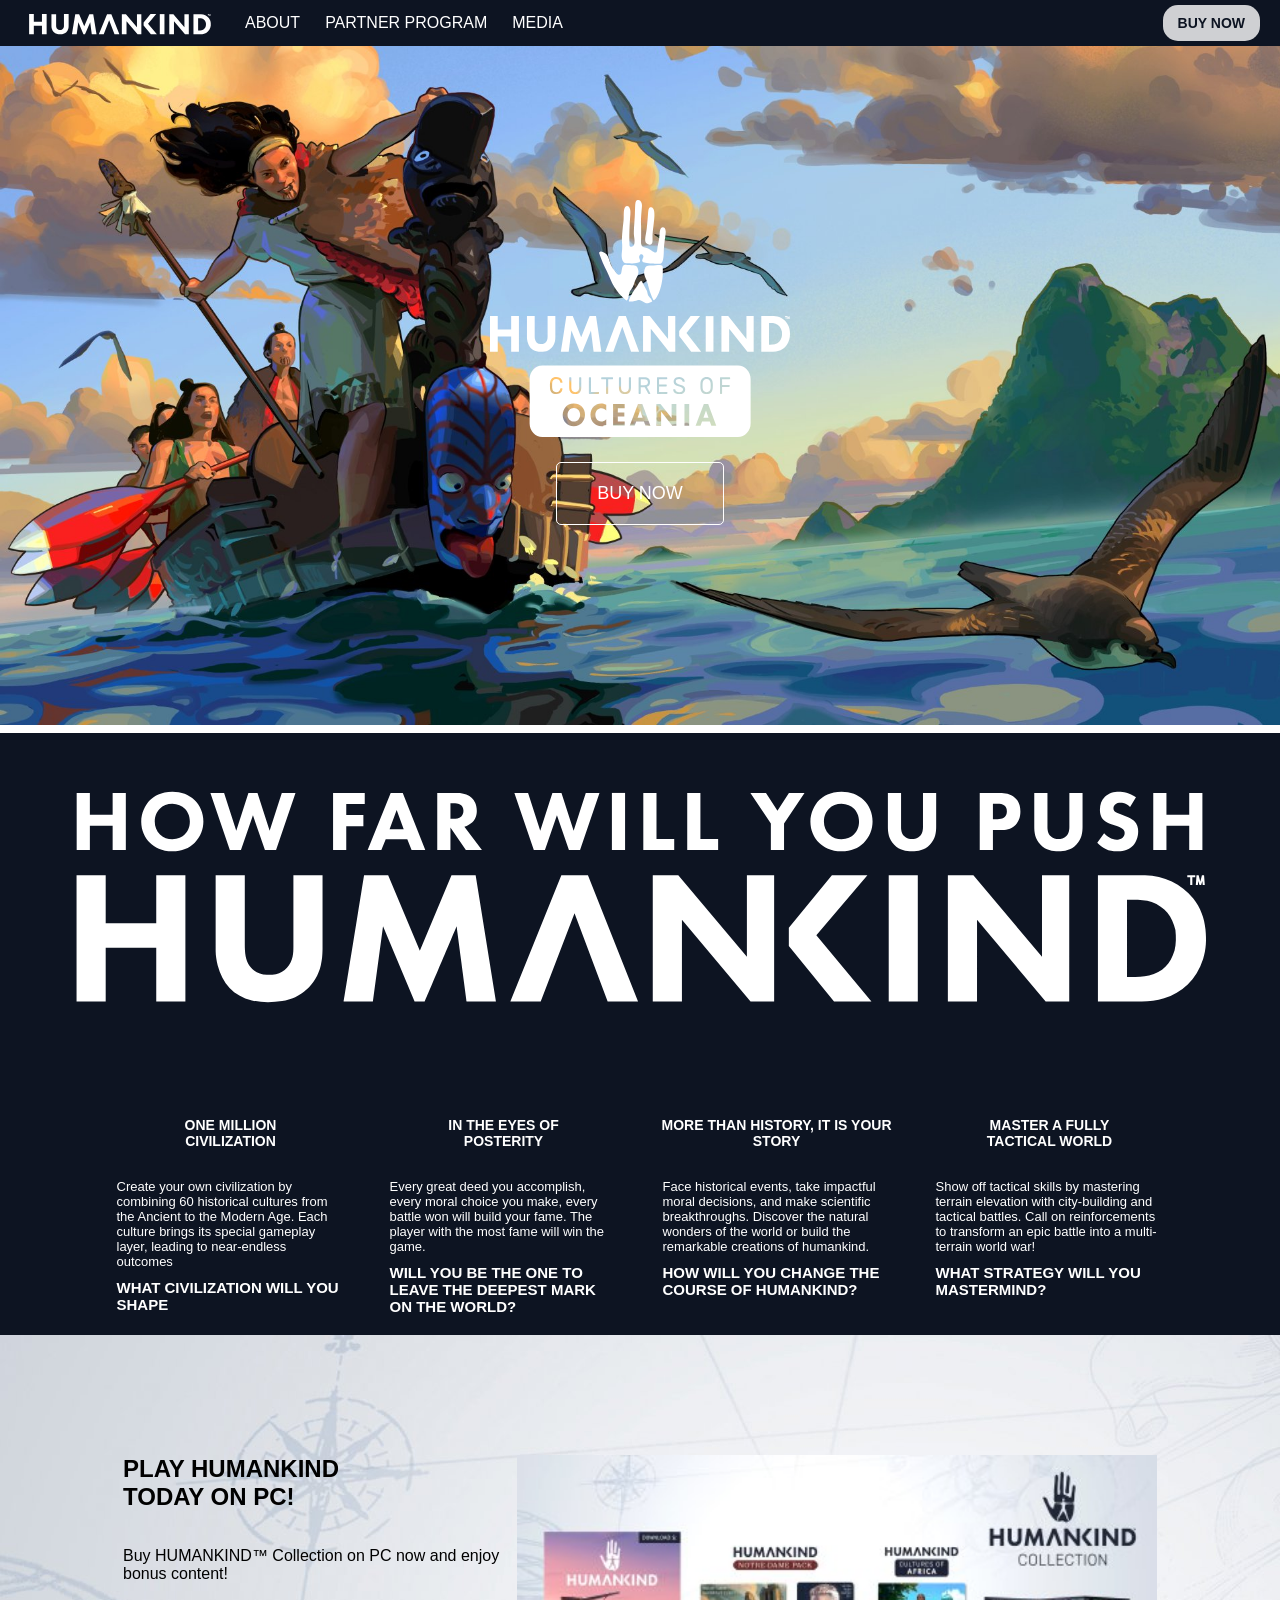
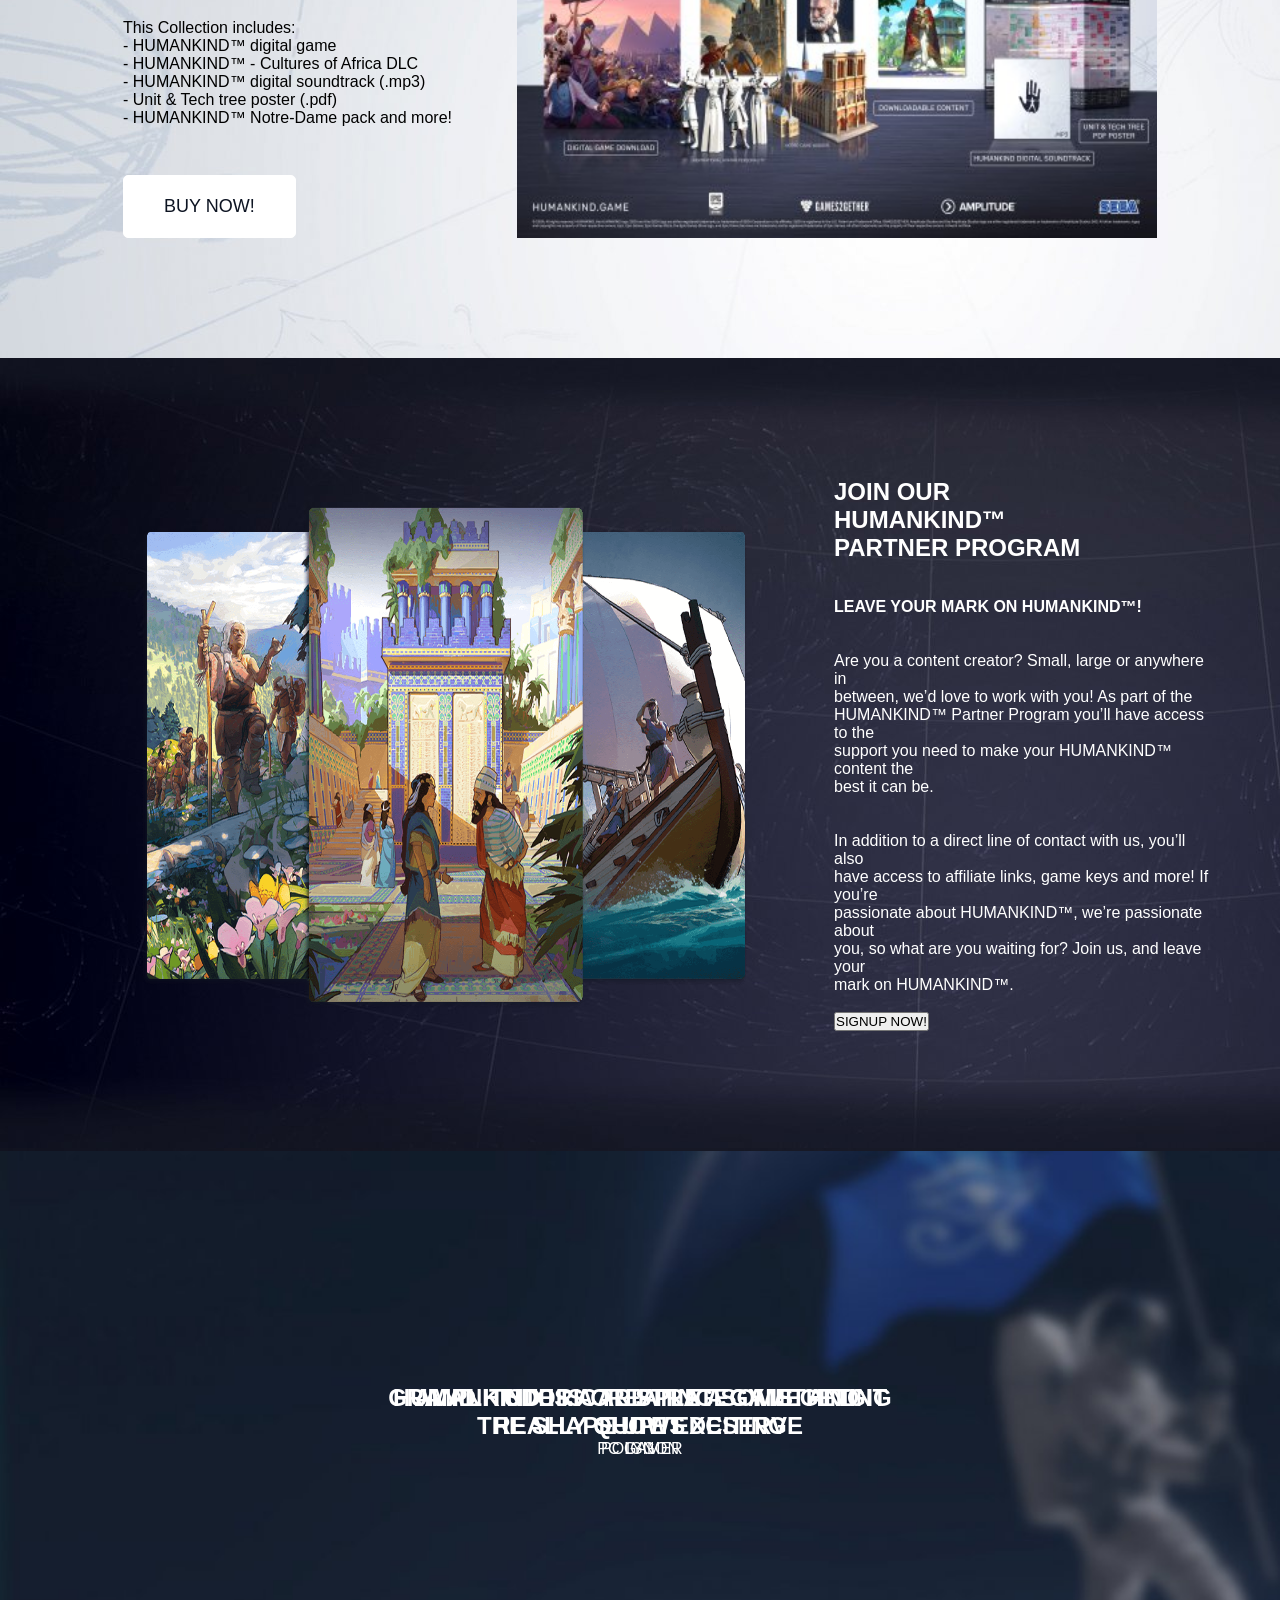
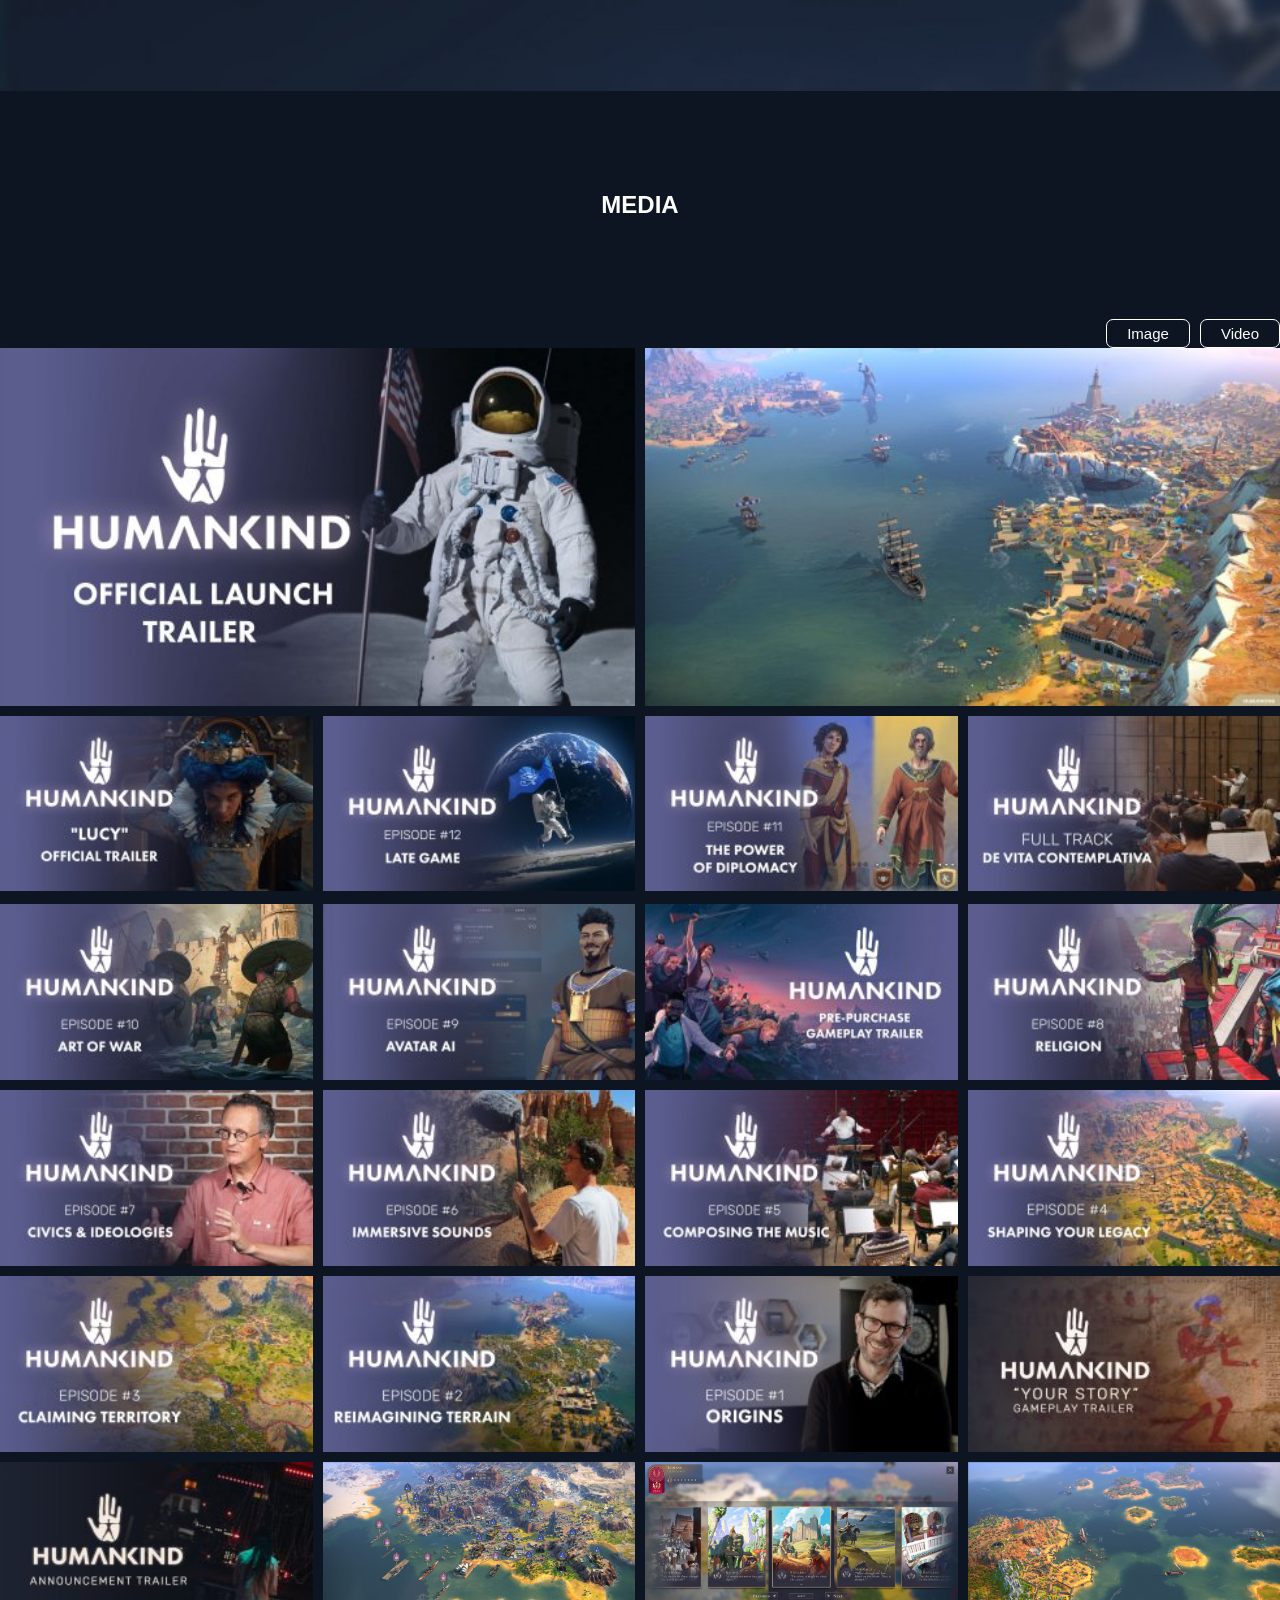
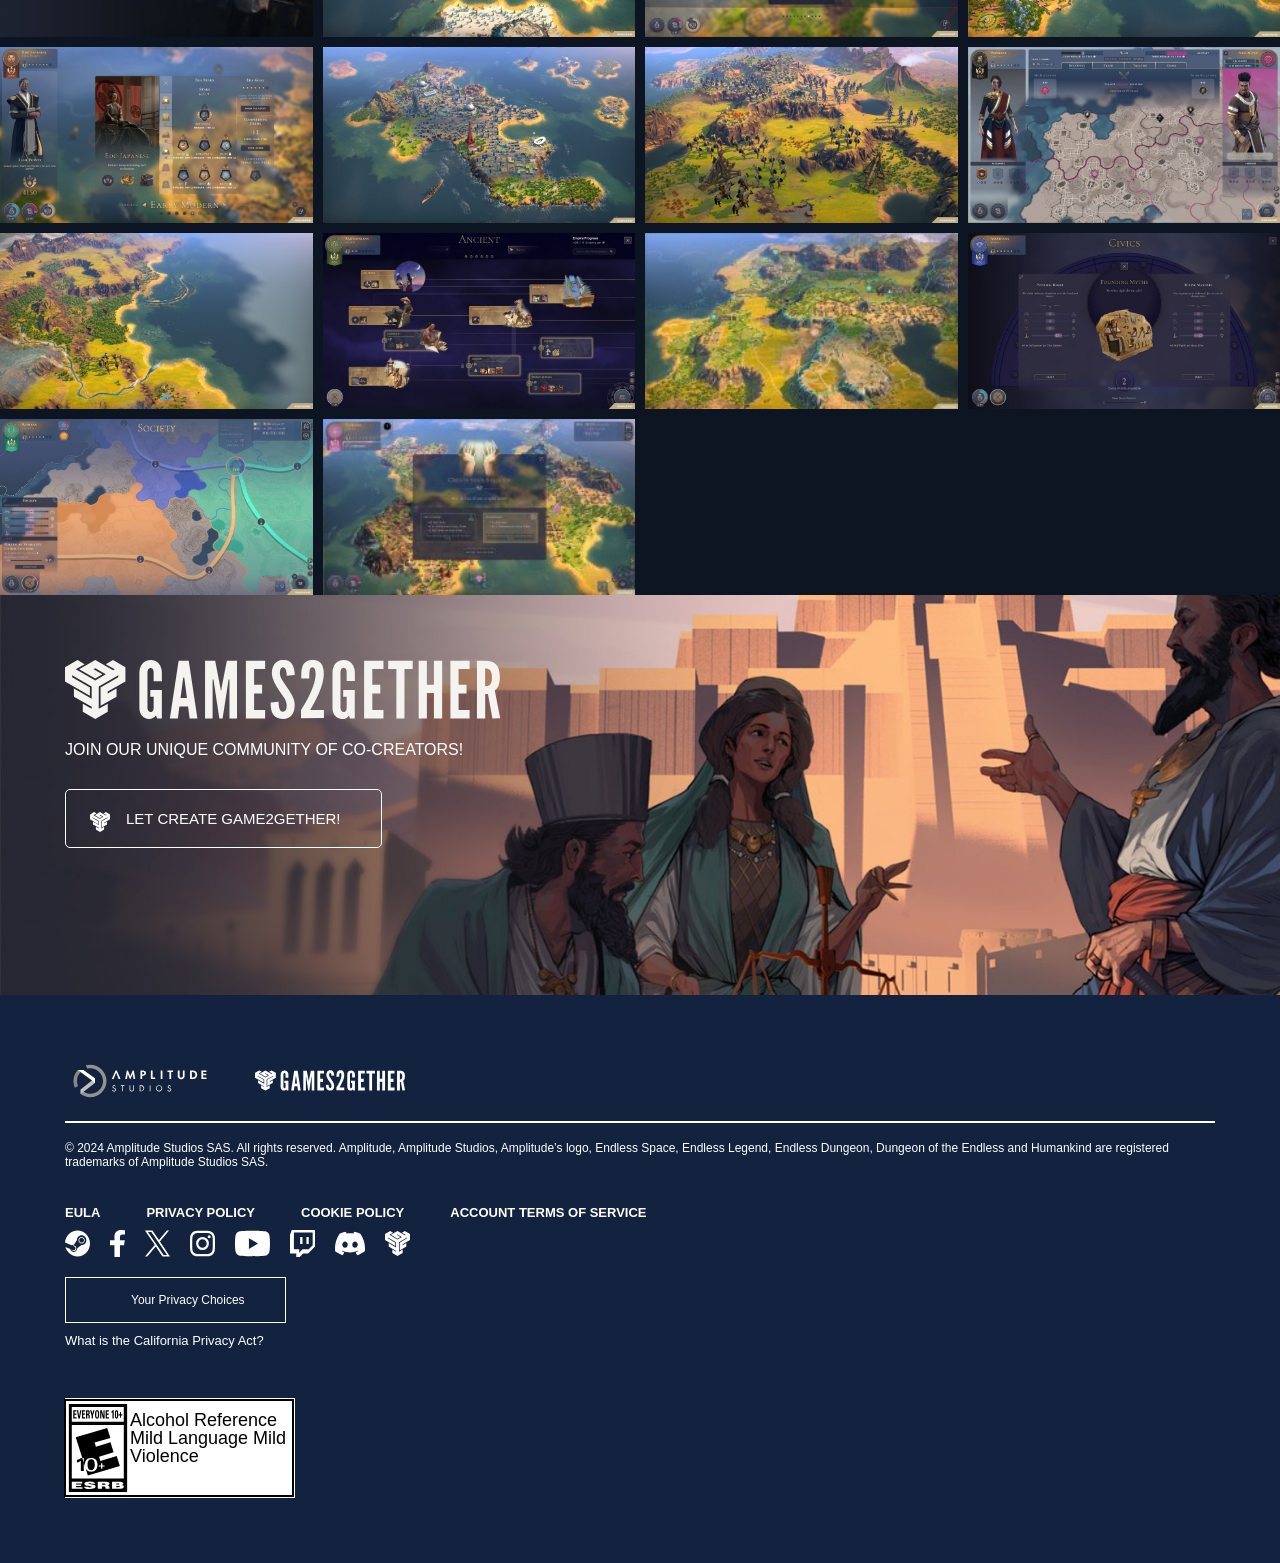
<file: index.html>
<!DOCTYPE html>
<html lang="en">
<head>
    <meta charset="UTF-8">
    <meta name="viewport" content="width=device-width, initial-scale=1.0">
    <title>Document</title>
    <link rel="stylesheet" href="style.css">
</head>
<body>
    <header>
        <div class="header">
            <div class="logo">
                <img src="humankind_media/Humankind logo (1).svg" alt="">
                <nav>
                    <a href="">ABOUT</a>
                    <a href="">PARTNER PROGRAM</a>
                    <a href="">MEDIA</a>
                </nav>
            </div>
            <button>BUY NOW</button>
        </div>
        <div class="buy">
            <p>BUY NOW</p>
        </div>
    </header>

    <section class="hero">
        <img src="humankind_media/Logo_HK_Cultures of Oceania (1).svg" alt="">
        <button>BUY NOW</button>
    </section>
    <hr>
    
    <section class="push">
        <img src="humankind_media/HKD_TAGLINE_RGB_ARCTIC-WHITE_0 (1).svg" alt="">
       <div class="video-section">
            <div class="card">
                <div class="video-card">

                    <video src="humankind_media/Moon landing.mp4" autoplay loop></video>
                 <p>one million <br> civilization</p>
                </div>
                <p class="video-text">Create your own civilization by combining 60 historical cultures from the Ancient to the Modern Age. Each culture brings its special gameplay layer, leading to near-endless outcomes</p>
                <p class="question"> What civilization will you shape </p>
            </div>

            <div class="card">
                <div class="video-card">
                    <video src="humankind_media/Nubia.mp4" autoplay loop ></video>
                    <p>In the Eyes of  <br> Posterity</p>
                </div>
                <p class="video-text">Every great deed you accomplish, every moral choice you make, every battle won will build your fame. The player with the most fame will win the game.</p>
                <p class="question"> Will you be the one to leave the deepest mark on the world? </p>
            </div>

            <div class="card">
                <div class="video-card">
                    <video src="humankind_media/Mycenaean.mp4" autoplay loop></video>
                    <p>More than History, it is Your Story</p>
                </div>
                <p class="video-text">Face historical events, take impactful moral decisions, and make scientific breakthroughs. Discover the natural wonders of the world or build the remarkable creations of humankind.</p>
                <p class="question"> How will you change the course of HUMANKIND? </p>
            </div>

            <div class="card">
                <div class="video-card">
                    <video src="humankind_media/Hittites.mp4" autoplay loop></video>
                    <p>Master a fully  <br> tactical world</p>
                </div>
             <p class="video-text">Show off tactical skills by mastering terrain elevation with city-building and tactical battles. Call on reinforcements to transform an epic battle into a multi-terrain world war!</p>
             <p class="question"> What strategy will you mastermind? </p>
            </div>

        </div>

    </section>

    <section class="promo"> 
       <div class="promo-text">
            <h1>PLAY HUMANKIND <br>TODAY ON PC!</h1>

            <br>
            <br>

            <p>Buy HUMANKIND™ Collection on PC now and enjoy <br> bonus content!</p>
            <br>
            <br>
             <img class="mobile-hk" src="humankind_media/HKD_ARRAY_COLLECTION_EPIC_DIGITAL_EN.jpg" alt="">
            <p>This Collection includes:

            <br>

            - HUMANKIND™ digital game <br>
            - HUMANKIND™ - Cultures of Africa DLC <br>
            - HUMANKIND™ digital soundtrack (.mp3) <br>
            - Unit & Tech tree poster (.pdf) <br>
            - HUMANKIND™ Notre-Dame pack and more!
            </p>

            <br>

            <button>BUY NOW!</button>
        </div> 


           <img class="desktop-hk" src="humankind_media/HKD_ARRAY_COLLECTION_EPIC_DIGITAL_EN.jpg" alt="">
       

    </section>

    <section class="second-promo"> 
       <div class="secondpromo-text">
            <h1>JOIN OUR <br>HUMANKIND™ <br>PARTNER PROGRAM</h1>

            <br>
            <br>

            <p><b>LEAVE YOUR MARK ON HUMANKIND™!</b></p>
            <br>
            <br>
            <p>Are you a content creator? Small, large or anywhere in <br> between, we’d love to work with you! As part of the <br> HUMANKIND™ Partner Program you’ll have access to the <br> support you need to make your HUMANKIND™ content the <br> best it can be.
            <br>
            <img class="partner-mobile" src="humankind_media/partner-program.png" alt="" class=" second-promoimg">
            <br>
            <br>
            In addition to a direct line of contact with us, you’ll also <br> have access to affiliate links, game keys and more! If you’re <br> passionate about HUMANKIND™, we’re passionate about <br> you, so what are you waiting for? Join us, and leave your <br> mark on HUMANKIND™.
            </p>

            <br>
        
            <button>SIGNUP NOW!</button>
        </div> 

             <img class="second-promoimg" src="humankind_media/partner-program.png" alt="" >
            
        <!-- <div class="second-promoimg">
           
       </div> -->

    </section>

    <section class="animation-sect">
        <div>
            <h1>GRAND HISTORICAL STRATEGY IS GETING THE SHAPE UP IT DESERVE</h1>
            <P>POLYGON</P>
        </div>
        <div>
           <h1> HUMANKIND IS A TRIPPLE A GAME AND IT SHOWS </h1>
           <p>PC GAMER</p>
        </div>
        <div>
            <h1> AMPLITUDE IS CREATING SOMETHING REALLY QUITE EXCITING</h1>
            <P> IGN</P>
        </div>

    </section>

    <section class="media">
        <center> <h2 style="padding: 100px;">MEDIA</h2> </center>
        <div class="media_button">
            <button>Image</button>
            <button>Video</button>
        </div>
        <div class="container">
            <img src="humankind_media/launch.jpg" alt="" class="big1" >
            <img src="humankind_media/trade (1).jpg" alt="" class="big2">
            <img src="humankind_media/LUCY TRAILER.jpg" alt="">
            <img src="humankind_media/FF12.jpg" alt="">
            <img src="humankind_media/FF11.jpg" alt="">
            <img src="humankind_media/DE VITA.jpg" alt="">
            <img src="humankind_media/FF10.jpg" alt="">
            <img src="humankind_media/FF9.jpg" alt="">
            <img src="humankind_media/PREORDER.jpg" alt="">
            <img src="humankind_media/FF8.jpg" alt="">
            <img src="humankind_media/FF7.jpg" alt="">
            <img src="humankind_media/FF6_0.jpg" alt="">
            <img src="humankind_media/FF5.jpg" alt="">
            <img src="humankind_media/FF4.jpg" alt="">
            <img src="humankind_media/FF3.jpg" alt="">
            <img src="humankind_media/FF2.jpg" alt="">
            <img src="humankind_media/FF1.jpg" alt="">
            <img src="humankind_media/your-story.jpg" alt="">
            <img src="humankind_media/SAPIENS.jpg" alt="">
            <img src="humankind_media/siege battle.jpg" alt="">
            <img src="humankind_media/cultures.jpg" alt="">
            <img src="humankind_media/naval exploration.jpg" alt="">
            <img src="humankind_media/fame.jpg" alt="">
            <img src="humankind_media/city.jpg" alt="">
            <img src="humankind_media/battle .jpg" alt="">
            <img src="humankind_media/diplomacy.jpg" alt="">
            <img src="humankind_media/exploration.jpg" alt="">
            <img src="humankind_media/techno.jpg" alt="">
            <img src="humankind_media/outpost (1).jpg" alt="">
            <img src="humankind_media/civics.jpg" alt="">
            <img src="humankind_media/influence.jpg" alt="">
            <img src="humankind_media/religion (1).jpg" alt="">



            <!-- <div></div>
            <div></div>
            <div></div>
            <div></div>
            <div></div>
            <div></div>
            <div></div>
            <div></div>
            <div></div>
            <div></div> -->
        </div>
    </section>

    <section>
        <div class="g2g">
            <img src="humankind_media/logo-games2gether-text.svg" alt="" class="g2g-img">
            <br>
            <br>
            <p>JOIN OUR UNIQUE COMMUNITY OF CO-CREATORS!</p>
    
    
            <div class="g2g-im">
                <img src="humankind_media/logo-games2gether.svg" alt="" class="logo-g2g">
    
    
                <button>LET CREATE GAME2GETHER!</button>
             </div>

        </div>
    </section>

    <div class="footer">
       
        <div class="footer-img">
            <img src="humankind_media/logo-ampli-4-2_grey_horizontal_clean_v03.svg" alt="">
            <img src="humankind_media/logo-games2gether-text-white.svg" alt="">
        </div>
        <hr>
        <br>
        
        <p style="font-size: 12px;">© 2024 Amplitude Studios SAS. All rights reserved. Amplitude, Amplitude Studios, Amplitude’s logo, Endless Space, Endless Legend, Endless Dungeon, Dungeon of the Endless and Humankind are registered trademarks of Amplitude Studios SAS.</p> 

        <br>
        <br>
        

        <div class="footerp">
            <p>EULA</p>
            <p>Privacy Policy</p>
            <p>Cookie Policy</p>
            <p>Account Terms of Service</p>
        </div>

        <div class="footer-logos">
            <img src="humankind_media/logo-steam-white.svg" alt="" style="width:25px;">
            <img src="humankind_media/logo-facebook.svg" alt="" style="width: 15px;">
            <img src="humankind_media/logo x.svg" alt="" style="width: 25px;">
            <img src="humankind_media/logo-instagram.svg" alt="" style="width: 25px;">
            <img src="humankind_media/logo-youtube.svg" alt="" style="width: 35px;">
            <img src="humankind_media/logo-twitch.svg" alt="" style="width: 25px;">
            <img src="humankind_media/logo-discord-white.svg" alt="" style="width: 30px;">
            <img src="humankind_media/logo-g2g.svg" alt="" style="width: 25px;">
        </div>

        <button> Your Privacy Choices </button>
        <a href="">What is the California Privacy Act?</a>

        <div class="footer-last">
            <div class="footer-lastoutline">
                <img src="humankind_media/esrb-everyone-10_0.svg" alt="" style="padding: 2px;">
                <p class="footer-lastp">Alcohol Reference Mild Language Mild Violence</p>
            </div>
        </div>
    </div>

    
</body>
</html>
</file>
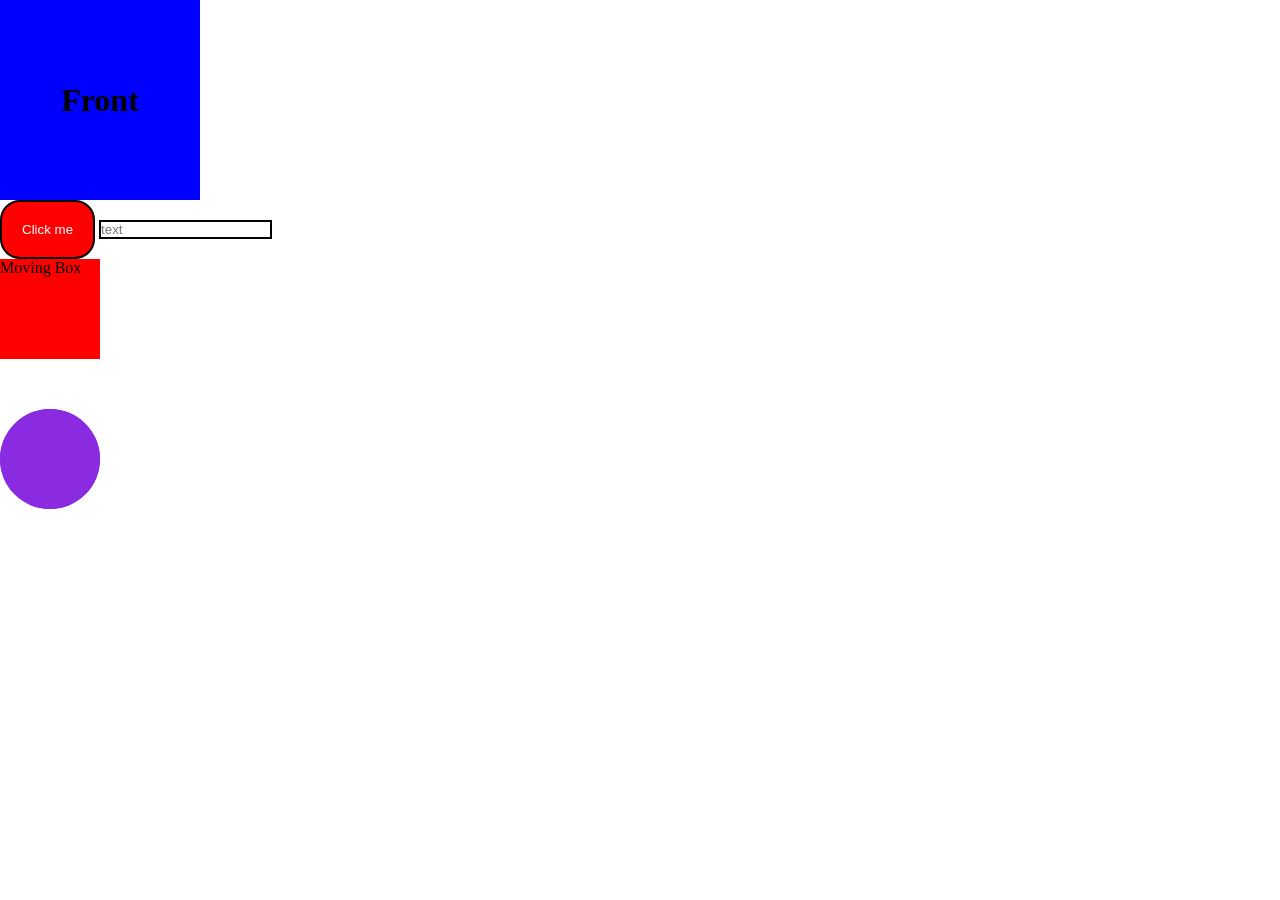
<file: grid.html>
<!DOCTYPE html>
<html lang="en">
<head>
    <meta charset="UTF-8">
    <meta name="viewport" content="width=device-width, initial-scale=1.0">
    <title>Document</title>
    <link rel="stylesheet" href="grid.css">
</head>
<body>
    <!-- <div class="grid">
        <div class="header"></div>
        <div class="main"></div>
        <div class="aside"></div>
        <div class="section"></div>
        <div class="footer"></div>
    </div> -->

<!-- 
    <div class="div3">
        <div class="inner">   
            <div class="front">
                <h1>Front</h1>
            </div>
            <div class="back">
                <h1>Back</h1>
            </div>
        </div>
    </div>
      <button>click me</button> 
      <input type="text" name="" id="" class="input" placeholder="text">

    
    
    <div class="box">
        <p>Moving box</p>
    </div>


    <center><div class="Big">

    </div> -->


    <div class="div2"></div>
    <div class="div1"></div>


    <div class="div3">
        <div class="inner">
            <div class="front">
                <h1>Front</h1>
            </div>
            <div class="back">
                <h1>Back</h1>
            </div>
        </div>
    </div>
    <button>Click me</button>
    <input type="text" name="" id="" class="input" placeholder="text">


    <div class="box">
        <p>Moving Box</p>
    </div>

    <div class="text">
        <p>Text 1</p>
        <p>Text 2</p>
        <p>Text 3</p>
    </div>
    
    <div class="maincircle">
        <div class="circle"></div> 
        <div class="circle1"> circle </div>
    </div>

    
</body>
</html>
</file>
<file: style.css>
*{
    margin: 0;
    padding: 0;
    /* border: 4px solid black; */
    box-sizing: border-box;
    font-family: 'Segoe UI', Tahoma, Geneva, Verdana, sans-serif;
}

.header{
    background-color: #0d1422;
    display: flex;
    align-items: center;
    width: 100%;
    justify-content: space-between;
    padding: 0px 20px;
}

header {
    position: fixed;
    z-index: 1;
    width: 100%;
}


.add{
    color: aqua;
    font-size: xx-large;
}

.logo{
    display: flex;
    align-items: center;
    gap: 25px;
}

.logo>img {
    width: 200px;
}

.logo>nav{
    display: flex;
    gap: 25px;
}

.logo a {
    color: white;
    text-decoration: none;
}

.header>button{
    background-color: #cfd0d3;
    border: none;
    border-radius: 15px;
    color: #0d1422;
    font-size: 14px;
    font-weight: bolder;
    padding: 10px 15px;
}

.buy {
    width: 100%;
    display: none;
    background-color: white;
}

.buy>p {
    text-align: center;
    color: #0d1422;
    padding: 0 25px;
    font-size: 18px;
    font-weight: bolder;
}

.hero{
    /* height: 700px; */
    width: 100%;
    background-image: url(humankind_media/KeyArt_Oceania_3840x2160\ \(2\)\ \(1\).jpg);
    background-size: cover;
    display: flex;
    flex-direction: column;
    justify-content: center;
    align-items: center;
    gap: 25px;
    padding-top: 200px;
    padding-bottom: 200px;

}
.hero>img {
    width: 300px;
    
}

.hero>button{
    background-color: transparent;
    border: 1px solid white;
    border-radius:5px;
    font-size: 18px;
    color: white;
    font-weight: 400;
    padding: 20px 40px;
    transition: all 0.5s;
}

.hero>button:hover{
    background-color:white;
    color:#0d1422;
}

hr{
    border:4px solid white;
}

.push{
    width: 100%;
    background-color: #0d1422;
    padding: 20px;
    font-family: Verdana, Geneva, Tahoma, sans-serif;
}

.push>img {
     margin: auto;
     display: block;
     width: 100%;
}

.video-section{
    display: flex;
    gap: 25px;
    justify-content: center;
    width: 100%;
    flex-wrap: wrap;
    
}

.card{
    color: white;
    width: 20%;
}

.video-card{
    position:relative;
    
}



.video-card>p{
    position: absolute;
    text-transform: uppercase;
    font-weight: bolder;
    width:100%;
    text-align: center;
    bottom: 20px;
    font-size: 14px;
}

.video-card>video{
    border-radius: 10px;
    width: 100%;
   
}

.video-text{
    font-size: 13px;
    margin: 10px;
    
}

.question{
    text-transform: uppercase;
    font-weight: bolder;
    margin: 0 10px;
    font-size: 15px;
}

.promo{
    font-family: Verdana, Geneva, Tahoma, sans-serif;
    background-image: url(humankind_media/promo-bg.jpg);
    display: flex;
    padding: 120px 0px;
    justify-content: center;
    gap: 10px;
    width: 100%;
   
}

.promo>img{
    width: 50%;
}

.promo-text{
    width: 30%;
}

.promo-text>button{
    background-color: #0d1422;
    border: 1px solid #0d1422;
    border-radius:5px;
    font-size: 18px;
    color: white;
    font-weight: 400;
    padding: 20px 40px;
    transition: all 0.5s;
}

.promo-text>button:hover{
    background-color:transparent;
    color:#0d1422; 
}

.second-promo{
    background-image: url(humankind_media/second-promo-landscape.jpg);
   color: white;
}

.second-promo{
    font-family: Verdana, Geneva, Tahoma, sans-serif;
    background-image: url(humankind_media/second-promo-landscape.jpg);
    display: flex;
    padding: 120px 10px;
    justify-content: center;
    gap: 10px;
    flex-direction: row-reverse; 
    width: 100%;
}

.second-promoimg{
    width: 60%;   
}

.secondpromo-text{
    width: 30%;
}

.promo-text>button{
    background-color: white;
    border: 1px solid white;
    border-radius:5px;
    font-size: 18px;
    color: #0d1422;
    font-weight: 400;
    padding: 20px 40px;
    transition: all 0.5s;
    margin-top: 30px;
}



.promo-text>button:hover{
    background-color:transparent;
    color: white;   
}

.g2g{
    background-image: url(humankind_media/G2G-Background.jpg);
    background-size:cover;
    padding: 65px;
    color: white;
    position: relative;
    min-height: 400px;
    
}


.g2g-img{
    width: 435px;
    
}

/* .g2g>p{
    
} */

.g2g-im{
    width: 30px;   
}

.g2g-im button{
    position: absolute;
    background-color: transparent;
    border: 1px solid white;
    border-radius:5px;
    font-size: 15px;
    color: white;
    font-weight: 400;
    padding: 20px 40px;
    padding-left: 60px;
    transition: all 0.5s;
    margin-top: 30px;
    
}

.g2g-im button:hover{
    background-color:white;
    color:#0d1422;   
}

.logo-g2g{
    width: 20px;
    position: absolute;
    margin-top: 53px;
    margin-left: 25px;
}


.footer{
    background-color: #13223f;
    padding: 65px;
    color: white;
}
.footer-img{
    width: 150px;
    display: flex;
    margin-bottom: 20px;
    gap: 40px;
}

.footer>hr{
   border:1px solid white;
}

.footerp{
    display: flex;
    gap: 46px;
    text-transform: uppercase;
    font-weight: bolder;
    font-size: 13px;
    cursor: pointer;
}

.footer-logos{
    display:flex;
    gap: 20px;
    width: 100%;
    margin: 10px 0;
    width: 100%;
}

.footer>button{
    background-color: transparent;
    border: 1px solid white;
    font-size: 12px;
    color: white;
    font-weight: 400;
    padding: 15px 40px;
    padding-left: 65px;
    margin-top: 10px;
    cursor: pointer;
}

.footer>a{
    color: white;
    display: block;
    margin-top: 10px;
    font-size: 13px;
    text-decoration: none;
}

.footer>a:hover{
    text-decoration: underline;
}

.footer-lastp{
    margin-top: 10px;
    font-size: 18px;
    padding-right: 0px;
    line-height: 18px;
    width: 70%;
}

.footer-last{
    background-color: white;
    margin-top: 50px;
    width: 20%;
    color: black;
    height: 100px;
    position: relative;
    
}



.footer-lastoutline{
    background-color: transparent;
    margin-bottom: 20px;
    width: 100%;
    display: flex;
    height: 98px;
    border: 2px solid black;
    position:absolute;
    top: 1px;
    right: 1px;
    
}

.media{
    background-color: #0d1422;
    color: white;
    /* width: 100%; */
    
}

.media_button{
   background-color: transparent;
   display: flex;
   justify-content: flex-end;
   gap: 10px;
   width: 100%;
}

.media_button>button{
    background-color:transparent;
    color: white;
    font: bolder;
    padding: 5px 20px;
    border-radius: 7px;
    border: 1.5px solid white;
    font-size: 15px;
}

.media_button>button:hover{
    background-color: white;
    color: #0d1422;
}

.container {
    width: 100%;
    display: grid;
    background-color: #0d1422;
    /* grid-template-columns: 1fr 1fr 1fr 1fr; */
    grid-template-rows: 2fr 1fr;
    gap: 10px;
    /* padding-left: 200px;
    padding-right: 200px;
    padding-top: 20px;
    padding-bottom: 10px; */
}

/* .container>div{
    width: 100%;
    background-color: white;   
} */

.big1{
    grid-column: 1/3;
    /* grid-row: 1/; */
}

.big2{
    grid-column: 3/5;
}

.container img{
    width: 100%;
}

/* .column1>img, .column2>img{
    width: 100%;
} */

.animation-sect{
    /* height: 300px; */
    width: 100%;
    background-image: url(humankind_media/quote_bg.jpg);
    background-size: cover;
    position: relative;
    display: flex;
    justify-content: center;
    align-items: center;
    padding: 30vh 0;
}

.animation-sect>div {
    width: 40%;
    text-align: center;
    color: white;
    position: absolute;
    animation: show 10s linear infinite;
}

.animation-sect>div:nth-child(2) {
    animation-delay: 3.5s;
}

.animation-sect>div:nth-child(3) {
    animation-delay: 7.5s;
}

.mobile-hk {
    display: none;
    width: 100%;
}

.partner-mobile {
    width: 100%;
    display: none;
}

@keyframes show {
    0% {opacity: 0;}
    10% {opacity: 1;}
    25% {opacity: 1;}
    40% {opacity: 0;}
    100% {opacity: 0;}
}

@media (max-width:1024px) {

    .logo>nav {
        display: none;
    }

    .promo>img{
        width: 50%;
        height: 100%;

    }

    .video-section{
        /* flex-wrap: wrap; */
    }
    
    .footer-last{
        width: 35%;
    }

}

@media (max-width: 768px) {

    .card{
        width: 40%;
    }
     
    .grid {
    padding: 80px 5% ;
    }

    .container {
        grid-template-columns: 1fr 1fr;
    }

    .promo-text{
        width: 45%;
    }

    .promo>img{
        width: 50%;
        height: 250px;

    }

    .second-promoimg{
        height: 250px;
    }

    .secondpromo-text{
        width: 30%
    }

    .promo-div{
        width: 100%;
    }

    .big1 {
        grid-column: 1/3;
        grid-row: 1/3;
    }

    .big2 {
        grid-column: 1/3;
        grid-row: 3/5;

    }

    .buy{
        width: 100%;
        display: block;
    }

  
    .header>button {
        display: none;
    }
    
    .media{ 
        padding: 80px 15%
    }

    .footer-img {
        justify-content: space-evenly;
    }

    .footerp { 
        flex-direction: column;
    }

    .footer-logos {
        width: 100%;
        justify-content: space-around;
        gap: 0;
    }
    
}

@media  (max-width: 540px) {

    .buy{
        width: 100%;
        display: block;
    }

  
    .header>button {
        display: none;
    }

    .card {
        width: 95%;
    }

    .mobile-hk {
        display: block;
    }

    .desktop-hk {
        display: none;
    }

     .partner-mobile {
        display: block;
        
    }

    .second-promoimg {
        display: none;
    }

    .secondpromo-text {
        width: 100%;
        text-align: center;
    }

    .promo-text {
        width: 100%;
        text-align: center;
    }

    .media{ 
        padding: 80px 5%
    }

    .g2g {
        align-items: center;
        text-align: center;
    }

    .g2g-img {
        width: 100%;
    }

}
</file>
<file: grid.css>
*{
    box-sizing: border-box;
    padding: 0;
    margin: 0;
}

/* .grid {
    width: 100%;
    height: 800px;
    background-color: black;
    display: grid;
    grid-template-columns: 1fr 1fr 1fr 1fr 1fr;
    grid-template-rows: 0.5fr 1fr 1fr 1fr 0.5fr;
    gap: 20px;
}

.grid>div {
    width: 100%;
    background-color: white;
}

.header {
    grid-column: 1/6;
}

.main {
    grid-column: 1/5;
    grid-row: 2/4;
}

aside {
    grid-row: 2/4;
}

.section {
    grid-column: 1/6;
}

.footer {
    grid-column: 1/6;
} */

/* using grid area template */

/* .grid {
    width: 100%;
    height: 800px;
    background-color: black;
    display: grid;
    grid-template-columns: 1fr 1fr 1fr 1fr 1fr;
    grid-template-rows: 0.5fr 1fr 1fr 1fr 0.5fr;
    gap: 20px;
    grid-template-areas:
    "h h h h h"
    "m m m m a"
    "m m m m a"
    "s s s s s"
    "f f f f f";

}

.grid>div {
    width: 100%;
    background-color: white;
}

.header{
    grid-area: h;
}

.main {
    grid-area: m;
}

.aside {
    grid-area: a;
}

.section{
grid-area: s;
}

.footer{
    grid-area: f;
} */

/* button{
    background-color: red;
    color: white;
    border: 2px solid black;
    padding: 20px;
    border-radius: 20px;
    transition: all 1s linear;
}

button:hover{
    transform:translateY(-50px);
    box-shadow: 0 3px 3px 0 red;
}

.input{
    border: 2px solid blue;
    transition: all 0.5s linear;
}

.input:focus {
    border: 2px solid blue;
    box-shadow: 0 0 2px 2px blue;
    outline: none;
}

.div3 {
    height: 100%;
    width: 100%;
    position: relative;
    transform-style: preserve-3d;
    transition: all 1s linear;
}

.front, .back {
    height: 100%;
    width: 100%;
    position: absolute;
    backface-visibility: hidden;
    display: flex;
    justify-content: center;
    align-items: center;
}

.front { 
    background-color: blue;
}

.back {
    background-color: red;
    transform: rotateY(180deg);
}

.div3:hover .inner{
    transform: rotateY(180deg)
}

.box {
    
}

@keyframes movement {
    25% {background-color: blue; transform: translateX(200px); }
    50% {background-color: green; transform: translate(200px 200px);}

}

.Big{
    width: 100px;
    height: 100px;
    background: #ffff24;

    /* transition-property: width;
    transition-duration: 1000ms;
    transition-timing-function: ease-in;
    transition-delay: 1ms ; */

    /* transition: transform 1s ease 0s;
    background-color: 2s linear, scale 1000ms ease; */

    /* transition: all 1s ease-in-out;
}

/* .Big:hover{
    width: 400px; 
    transform: rotate(135deg);
    background-color: coral;
    scale: 2; 
} */

* {
    margin: 0;
    padding: 0;
    box-sizing: border-box;
}

/* div {
    height: 200px;
    width: 200px;
    background-color: red;
    
} */

.div1 {
    transform: translateX(100px) skewX(20deg) scale(0.5);
    background-color: blue;
    opacity: 0;
    transition: all 3s linear;
}

.div2:active + .div1 {
    background-color: red;
    transform: translate(0) skew(0) scale(1);
    opacity: 1;
}


button {
    background-color: red;
    color: white;
    border: 2px solid black;
    border-radius: 20px;
    padding: 20px;
    transition: all 1s ease-in-out;
}


button:hover {
    transform: translateY(-50px);
    box-shadow: 0 3px 3px 0 red;
}

.input {
    border: 2px solid black;
    transition: all 0.5s linear;
}

.input:focus {
    border: 2px solid blue;
    box-shadow: 0 0 2px 2px blue;
    outline: none;
}

.div3 {
    height: 200px;
    width: 200px;
    perspective: 1000px;
}

.inner {
    height: 100%;
    width: 100%;
    position: relative;
    transform-style: preserve-3d;
    transition: all 1s linear;
}

.front, .back {
    height: 100%;
    width: 100%;
    position: absolute;
    backface-visibility: hidden;
    display: flex;
    justify-content: center;
    align-items: center;
}

.front {
    background-color: blue;
}

.back {
    background-color: red;
    transform: rotateY(180deg);
}

.div3:hover .inner {
    transform: rotateY(180deg);
}


.box {
    height: 100px;
    width: 100px;
    background-color: red;
    animation: movement 8s linear infinite;
}


@keyframes movement {
    25% {background-color: blue; transform: translateX(200px);}
    50% {background-color: green; transform: translate(200px, 200px);}
    75% {background-color: orange; transform: translateY(200px);}
    100%{background-color: red; transform: translate(0);}
}


.text {
    position: relative;
}


.text>p {
    position: absolute;
    opacity: 0;
    animation: show 12s linear infinite;
}

.text p:nth-child(1) {
    animation-delay: 0s;
}

.text p:nth-child(2) {
    animation-delay: 4s;
}

.text p:nth-child(3) {
    animation-delay: 8s;
}


@keyframes show {
    25% {opacity: 1;}
    40% {opacity: 0;}
    100% {opacity: 0;}
}

.circle1{
    background-color: blueviolet;
    border-radius: 50%;
    height: 100px;
    width:100px;
    display: flex;
    align-items: center;
    justify-content: center;
}

.circle {
   
    background-color: blueviolet;
    height: 100px;
    width: 100px;
    border-radius: 50%;
    animation: ripple 1s linear infinite;
    position: absolute;
}

@keyframes ripple {
    from{
        transform: scale(1);
        opacity: 1;
    }
    to{
        transform: scale(1.3);
        opacity: 0;
    }
}

.maincircle {
    margin-top: 50px;
    position: relative;
}
</file>
